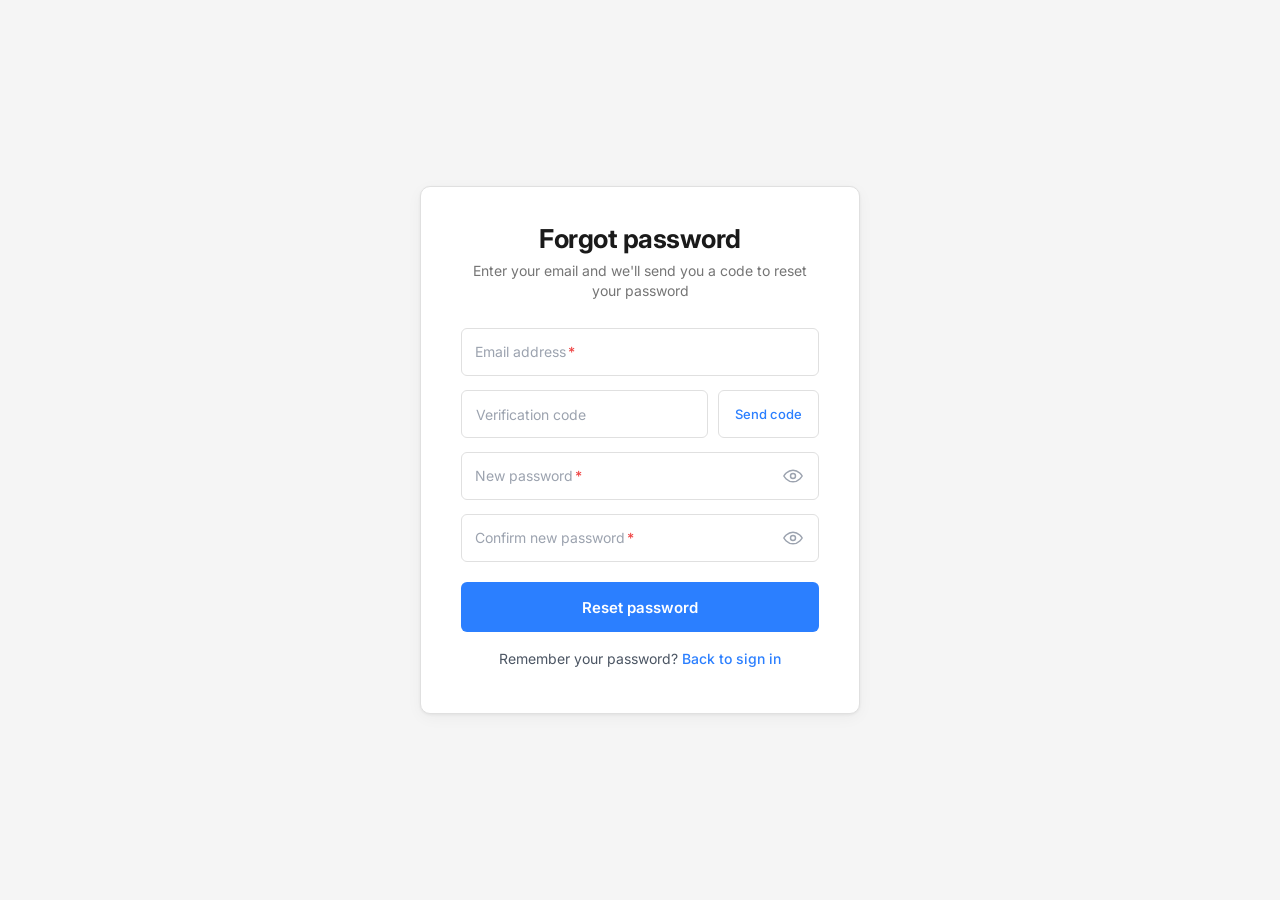
<file: forgot-password.html>
<!DOCTYPE html>
<html lang="en">
<head>
  <meta charset="UTF-8" />
  <meta name="viewport" content="width=device-width, initial-scale=1.0" />
  <title>Forgot password — 25HOURS</title>
  <link rel="preconnect" href="https://fonts.googleapis.com" />
  <link rel="preconnect" href="https://fonts.gstatic.com" crossorigin />
  <link href="https://fonts.googleapis.com/css2?family=Inter:wght@400;500;600;700&display=swap" rel="stylesheet" />
  <link rel="stylesheet" href="css/auth.css" />
</head>
<body class="auth-page">
  <main class="auth-card auth-card--register" role="main">
    <header class="auth-header">
      <h1 class="auth-title">Forgot password</h1>
      <p class="auth-subtitle">Enter your email and we'll send you a code to reset your password</p>
    </header>

    <form class="auth-form" action="#" method="post" novalidate data-auth-form>
      <div class="auth-field auth-field--required">
        <input
          class="auth-input"
          type="email"
          name="email"
          placeholder=" "
          autocomplete="email"
          aria-label="Email address"
          required
          aria-required="true"
        />
        <span class="auth-hint" aria-hidden="true">
          <span class="auth-hint__text">Email address</span><span class="auth-asterisk">*</span>
        </span>
      </div>

      <div class="auth-field auth-field--code">
        <div class="auth-code-row">
          <input
            class="auth-input auth-input--code"
            type="text"
            name="verification_code"
            inputmode="numeric"
            maxlength="6"
            placeholder="Verification code"
            autocomplete="one-time-code"
            aria-label="Verification code"
          />
          <button type="button" class="auth-code-btn" data-send-code>Send code</button>
        </div>
      </div>

      <div class="auth-field auth-field--required auth-field--pwd">
        <input
          class="auth-input auth-input--password"
          type="password"
          name="password"
          id="forgot-password"
          placeholder=" "
          autocomplete="new-password"
          aria-label="New password"
          required
          aria-required="true"
        />
        <span class="auth-hint" aria-hidden="true">
          <span class="auth-hint__text">New password</span><span class="auth-asterisk">*</span>
        </span>
        <button
          type="button"
          class="auth-toggle-pwd"
          data-toggle-pwd
          aria-controls="forgot-password"
          aria-label="Show password"
          aria-pressed="false"
        >
          <svg width="20" height="20" viewBox="0 0 24 24" fill="none" stroke="currentColor" stroke-width="1.75" aria-hidden="true">
            <path d="M1 12s4-7 11-7 11 7 11 7-4 7-11 7S1 12 1 12z" />
            <circle cx="12" cy="12" r="3" />
          </svg>
        </button>
      </div>

      <div class="auth-field auth-field--required auth-field--pwd">
        <input
          class="auth-input auth-input--password"
          type="password"
          name="confirm_password"
          id="forgot-confirm-password"
          placeholder=" "
          autocomplete="new-password"
          aria-label="Confirm new password"
          required
          aria-required="true"
        />
        <span class="auth-hint" aria-hidden="true">
          <span class="auth-hint__text">Confirm new password</span><span class="auth-asterisk">*</span>
        </span>
        <button
          type="button"
          class="auth-toggle-pwd"
          data-toggle-pwd
          aria-controls="forgot-confirm-password"
          aria-label="Show password"
          aria-pressed="false"
        >
          <svg width="20" height="20" viewBox="0 0 24 24" fill="none" stroke="currentColor" stroke-width="1.75" aria-hidden="true">
            <path d="M1 12s4-7 11-7 11 7 11 7-4 7-11 7S1 12 1 12z" />
            <circle cx="12" cy="12" r="3" />
          </svg>
        </button>
      </div>

      <button type="submit" class="auth-btn">Reset password</button>
    </form>

    <p class="auth-footer">
      Remember your password?
      <a href="login.html" class="auth-link">Back to sign in</a>
    </p>
  </main>

  <script src="js/auth.js"></script>
</body>
</html>
</file>
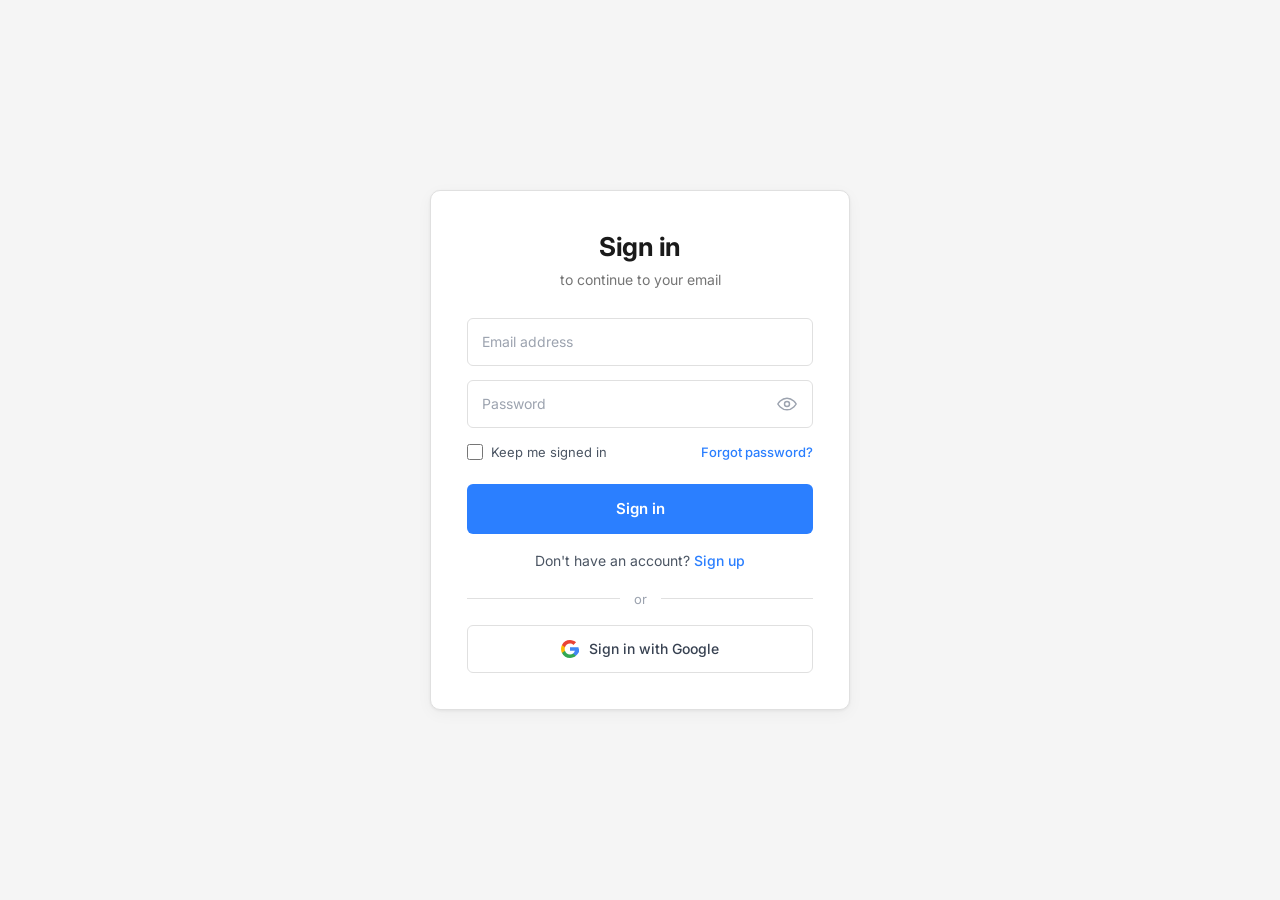
<file: login.html>
<!DOCTYPE html>
<html lang="en">
<head>
  <meta charset="UTF-8" />
  <meta name="viewport" content="width=device-width, initial-scale=1.0" />
  <title>Sign in — 25HOURS</title>
  <link rel="preconnect" href="https://fonts.googleapis.com" />
  <link rel="preconnect" href="https://fonts.gstatic.com" crossorigin />
  <link href="https://fonts.googleapis.com/css2?family=Inter:wght@400;500;600;700&display=swap" rel="stylesheet" />
  <link rel="stylesheet" href="css/auth.css" />
</head>
<body class="auth-page">
  <main class="auth-card" role="main">
    <header class="auth-header">
      <h1 class="auth-title">Sign in</h1>
      <p class="auth-subtitle">to continue to your email</p>
    </header>

    <form class="auth-form" action="#" method="post" novalidate data-auth-form>
      <div class="auth-field">
        <input
          class="auth-input"
          type="email"
          name="email"
          placeholder="Email address"
          autocomplete="email"
          required
        />
      </div>

      <div class="auth-field">
        <input
          class="auth-input auth-input--password"
          type="password"
          name="password"
          id="login-password"
          placeholder="Password"
          autocomplete="current-password"
          required
        />
        <button
          type="button"
          class="auth-toggle-pwd"
          data-toggle-pwd
          aria-controls="login-password"
          aria-label="Show password"
          aria-pressed="false"
        >
          <svg width="20" height="20" viewBox="0 0 24 24" fill="none" stroke="currentColor" stroke-width="1.75" aria-hidden="true">
            <path d="M1 12s4-7 11-7 11 7 11 7-4 7-11 7S1 12 1 12z" />
            <circle cx="12" cy="12" r="3" />
          </svg>
        </button>
      </div>

      <div class="auth-options">
        <label class="auth-remember">
          <input type="checkbox" name="remember" />
          <span>Keep me signed in</span>
        </label>
        <a href="forgot-password.html" class="auth-link">Forgot password?</a>
      </div>

      <button type="submit" class="auth-btn">Sign in</button>
    </form>

    <p class="auth-footer">
      Don't have an account?
      <a href="register.html" class="auth-link">Sign up</a>
    </p>

    <div class="auth-divider" aria-hidden="true">
      <span>or</span>
    </div>

    <button type="button" class="auth-google">
      <svg width="18" height="18" viewBox="0 0 18 18" aria-hidden="true">
        <path fill="#4285F4" d="M17.64 9.2c0-.637-.057-1.251-.164-1.84H9v3.481h4.844a4.14 4.14 0 0 1-1.796 2.716v2.259h2.908c3.4-3.133 5.342-7.75 5.342-13.22z"/>
        <path fill="#34A853" d="M9 18c2.43 0 4.467-.806 5.956-2.18l-2.908-2.259c-.806.54-1.837.86-3.048.86-2.344 0-4.328-1.584-5.036-3.711H.957v2.332A8.997 8.997 0 0 0 9 18z"/>
        <path fill="#FBBC05" d="M3.964 10.71A5.41 5.41 0 0 1 3.682 9c0-.593.102-1.17.282-1.71V4.958H.957A8.996 8.996 0 0 0 0 9c0 1.452.348 2.827.957 4.042l3.007-2.332z"/>
        <path fill="#EA4335" d="M9 3.58c1.321 0 2.508.454 3.44 1.345l2.582-2.58C13.463.891 11.426 0 9 0A8.997 8.997 0 0 0 .957 4.958L3.964 7.29C4.672 5.163 6.656 3.58 9 3.58z"/>
      </svg>
      Sign in with Google
    </button>
  </main>

  <script src="js/auth.js"></script>
</body>
</html>
</file>
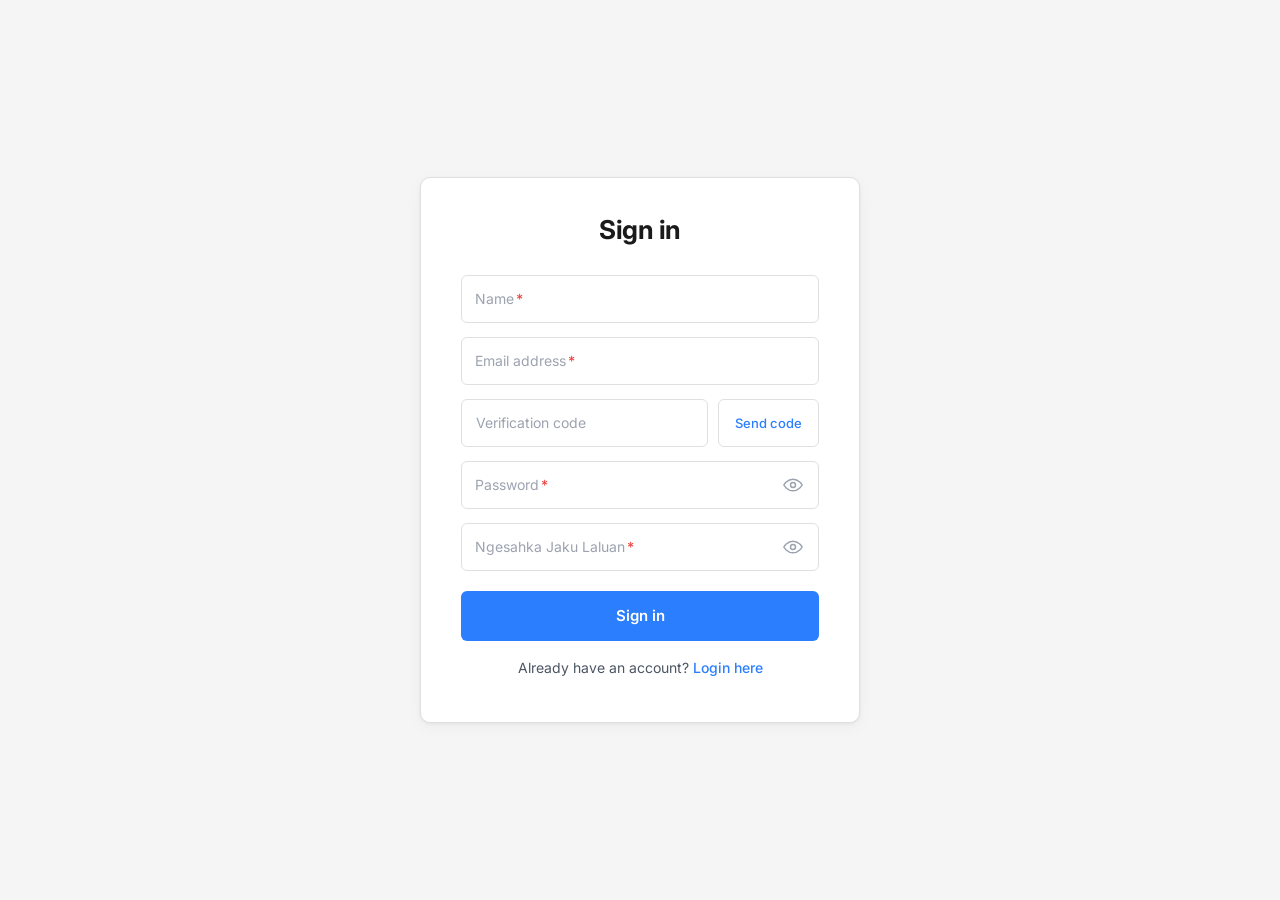
<file: register.html>
<!DOCTYPE html>
<html lang="en">
<head>
  <meta charset="UTF-8" />
  <meta name="viewport" content="width=device-width, initial-scale=1.0" />
  <title>Sign in — 25HOURS</title>
  <link rel="preconnect" href="https://fonts.googleapis.com" />
  <link rel="preconnect" href="https://fonts.gstatic.com" crossorigin />
  <link href="https://fonts.googleapis.com/css2?family=Inter:wght@400;500;600;700&display=swap" rel="stylesheet" />
  <link rel="stylesheet" href="css/auth.css" />
</head>
<body class="auth-page">
  <main class="auth-card auth-card--register" role="main">
    <header class="auth-header">
      <h1 class="auth-title">Sign in</h1>
    </header>

    <form class="auth-form" action="#" method="post" novalidate data-auth-form>
      <div class="auth-field auth-field--required">
        <input
          class="auth-input"
          type="text"
          name="name"
          placeholder=" "
          autocomplete="name"
          aria-label="Name"
          required
          aria-required="true"
        />
        <span class="auth-hint" aria-hidden="true">
          <span class="auth-hint__text">Name</span><span class="auth-asterisk">*</span>
        </span>
      </div>

      <div class="auth-field auth-field--required">
        <input
          class="auth-input"
          type="email"
          name="email"
          placeholder=" "
          autocomplete="email"
          aria-label="Email address"
          required
          aria-required="true"
        />
        <span class="auth-hint" aria-hidden="true">
          <span class="auth-hint__text">Email address</span><span class="auth-asterisk">*</span>
        </span>
      </div>

      <div class="auth-field auth-field--code">
        <div class="auth-code-row">
          <input
            class="auth-input auth-input--code"
            type="text"
            name="verification_code"
            inputmode="numeric"
            maxlength="6"
            placeholder="Verification code"
            autocomplete="one-time-code"
            aria-label="Verification code"
          />
          <button type="button" class="auth-code-btn" data-send-code>Send code</button>
        </div>
      </div>

      <div class="auth-field auth-field--required auth-field--pwd">
        <input
          class="auth-input auth-input--password"
          type="password"
          name="password"
          id="register-password"
          placeholder=" "
          autocomplete="new-password"
          aria-label="Password"
          required
          aria-required="true"
        />
        <span class="auth-hint" aria-hidden="true">
          <span class="auth-hint__text">Password</span><span class="auth-asterisk">*</span>
        </span>
        <button
          type="button"
          class="auth-toggle-pwd"
          data-toggle-pwd
          aria-controls="register-password"
          aria-label="Show password"
          aria-pressed="false"
        >
          <svg width="20" height="20" viewBox="0 0 24 24" fill="none" stroke="currentColor" stroke-width="1.75" aria-hidden="true">
            <path d="M1 12s4-7 11-7 11 7 11 7-4 7-11 7S1 12 1 12z" />
            <circle cx="12" cy="12" r="3" />
          </svg>
        </button>
      </div>

      <div class="auth-field auth-field--required auth-field--pwd">
        <input
          class="auth-input auth-input--password"
          type="password"
          name="confirm_password"
          id="register-confirm-password"
          placeholder=" "
          autocomplete="new-password"
          aria-label="Ngesahka Jaku Laluan"
          required
          aria-required="true"
        />
        <span class="auth-hint" aria-hidden="true">
          <span class="auth-hint__text">Ngesahka Jaku Laluan</span><span class="auth-asterisk">*</span>
        </span>
        <button
          type="button"
          class="auth-toggle-pwd"
          data-toggle-pwd
          aria-controls="register-confirm-password"
          aria-label="Show password"
          aria-pressed="false"
        >
          <svg width="20" height="20" viewBox="0 0 24 24" fill="none" stroke="currentColor" stroke-width="1.75" aria-hidden="true">
            <path d="M1 12s4-7 11-7 11 7 11 7-4 7-11 7S1 12 1 12z" />
            <circle cx="12" cy="12" r="3" />
          </svg>
        </button>
      </div>

      <button type="submit" class="auth-btn">Sign in</button>
    </form>

    <p class="auth-footer">
      Already have an account?
      <a href="login.html" class="auth-link">Login here</a>
    </p>
  </main>

  <script src="js/auth.js"></script>
</body>
</html>
</file>
<file: css/auth.css>
/* Auth pages — Sign in / Sign up */
:root {
  --auth-bg: #f5f5f5;
  --auth-card: #ffffff;
  --auth-border: #e0e0e0;
  --auth-text: #1a1a1a;
  --auth-muted: #757575;
  --auth-placeholder: #9ca3af;
  --auth-blue: #2b7fff;
  --auth-blue-hover: #1a6fe8;
  --auth-required: #ef4444;
  --auth-radius: 8px;
  --auth-input-h: 48px;
}

*,
*::before,
*::after {
  box-sizing: border-box;
}

body.auth-page {
  margin: 0;
  min-height: 100vh;
  display: flex;
  align-items: center;
  justify-content: center;
  padding: 24px 16px;
  font-family: "Inter", system-ui, -apple-system, "Segoe UI", Roboto, sans-serif;
  background: var(--auth-bg);
  color: var(--auth-text);
  -webkit-font-smoothing: antialiased;
}

.auth-card {
  width: 100%;
  max-width: 420px;
  background: var(--auth-card);
  border: 1px solid var(--auth-border);
  border-radius: 10px;
  box-shadow: 0 1px 3px rgba(0, 0, 0, 0.06), 0 4px 16px rgba(0, 0, 0, 0.04);
  padding: 40px 36px 36px;
}

.auth-card--register {
  max-width: 440px;
  padding: 36px 40px 32px;
}

.auth-header {
  text-align: center;
  margin-bottom: 28px;
}

.auth-title {
  margin: 0 0 6px;
  font-size: 26px;
  font-weight: 700;
  line-height: 1.25;
  color: var(--auth-text);
  letter-spacing: -0.02em;
}

.auth-subtitle {
  margin: 0;
  font-size: 14px;
  font-weight: 400;
  color: var(--auth-muted);
  line-height: 1.4;
}

.auth-form {
  display: flex;
  flex-direction: column;
  gap: 14px;
}

.auth-field {
  position: relative;
}

.auth-field--error .auth-input {
  border-color: var(--auth-required);
}

.auth-field--error .auth-input:focus {
  border-color: var(--auth-required);
  box-shadow: 0 0 0 3px rgba(239, 68, 68, 0.15);
}

.auth-error {
  margin: 6px 0 0;
  font-size: 12px;
  line-height: 1.4;
  color: var(--auth-required);
}

.auth-error[hidden] {
  display: none;
}

/* Placeholder + required asterisk (2px gap, scales with zoom) */
.auth-hint {
  position: absolute;
  left: 14px;
  top: calc(var(--auth-input-h) / 2);
  transform: translateY(-50%);
  display: inline-flex;
  align-items: center;
  gap: 2px;
  font-family: inherit;
  font-size: 14px;
  line-height: 1;
  pointer-events: none;
  user-select: none;
  white-space: nowrap;
}

.auth-hint__text {
  color: var(--auth-placeholder);
}

.auth-hint .auth-asterisk {
  color: var(--auth-required);
  font-size: inherit;
  font-weight: 500;
  line-height: 1;
}

.auth-field--required .auth-input:focus ~ .auth-hint,
.auth-field--required .auth-input:not(:placeholder-shown) ~ .auth-hint {
  opacity: 0;
  visibility: hidden;
}

.auth-input {
  width: 100%;
  height: var(--auth-input-h);
  padding: 0 14px;
  font-family: inherit;
  font-size: 14px;
  color: var(--auth-text);
  background: #fff;
  border: 1px solid var(--auth-border);
  border-radius: 6px;
  outline: none;
  transition: border-color 0.15s ease, box-shadow 0.15s ease;
}

.auth-input::placeholder {
  color: var(--auth-placeholder);
}

.auth-input:focus {
  border-color: var(--auth-blue);
  box-shadow: 0 0 0 3px rgba(43, 127, 255, 0.12);
}

.auth-input--password {
  padding-right: 44px;
}

.auth-code-row {
  display: flex;
  gap: 10px;
  align-items: stretch;
}

.auth-input--code {
  flex: 1;
  min-width: 0;
}

.auth-code-btn {
  flex-shrink: 0;
  height: var(--auth-input-h);
  padding: 0 16px;
  font-family: inherit;
  font-size: 13px;
  font-weight: 500;
  color: var(--auth-blue);
  background: #fff;
  border: 1px solid var(--auth-border);
  border-radius: 6px;
  cursor: pointer;
  white-space: nowrap;
  transition: background 0.15s ease, border-color 0.15s ease, color 0.15s ease;
}

.auth-code-btn:hover:not(:disabled) {
  background: #f8fafc;
  border-color: #cbd5e1;
}

.auth-code-btn:disabled {
  color: var(--auth-muted);
  cursor: not-allowed;
}

.auth-required {
  color: var(--auth-required);
  font-weight: 500;
}

.auth-toggle-pwd {
  position: absolute;
  right: 12px;
  top: calc(var(--auth-input-h) / 2);
  transform: translateY(-50%);
  display: flex;
  align-items: center;
  justify-content: center;
  width: 28px;
  height: 28px;
  padding: 0;
  border: none;
  background: transparent;
  color: #9ca3af;
  cursor: pointer;
  border-radius: 4px;
}

.auth-toggle-pwd:hover {
  color: #6b7280;
}

.auth-toggle-pwd svg {
  display: block;
}

.auth-options {
  display: flex;
  align-items: center;
  justify-content: space-between;
  margin-top: 2px;
  margin-bottom: 4px;
  gap: 12px;
}

.auth-remember {
  display: flex;
  align-items: center;
  gap: 8px;
  cursor: pointer;
  user-select: none;
}

.auth-remember input[type="checkbox"] {
  width: 16px;
  height: 16px;
  margin: 0;
  accent-color: var(--auth-blue);
  cursor: pointer;
}

.auth-remember span {
  font-size: 13px;
  color: #4b5563;
}

.auth-link {
  font-size: 13px;
  font-weight: 500;
  color: var(--auth-blue);
  text-decoration: none;
  white-space: nowrap;
}

.auth-link:hover {
  text-decoration: underline;
}

.auth-btn {
  width: 100%;
  height: 50px;
  margin-top: 6px;
  padding: 0 16px;
  font-family: inherit;
  font-size: 15px;
  font-weight: 600;
  color: #fff;
  background: var(--auth-blue);
  border: none;
  border-radius: 6px;
  cursor: pointer;
  transition: background 0.15s ease;
}

.auth-btn:hover {
  background: var(--auth-blue-hover);
}

.auth-btn:active {
  transform: translateY(0.5px);
}

.auth-footer {
  margin-top: 18px;
  text-align: center;
  font-size: 14px;
  color: #4b5563;
}

.auth-footer .auth-link {
  font-size: 14px;
}

.auth-divider {
  display: flex;
  align-items: center;
  gap: 14px;
  margin: 22px 0 18px;
}

.auth-divider::before,
.auth-divider::after {
  content: "";
  flex: 1;
  height: 1px;
  background: var(--auth-border);
}

.auth-divider span {
  font-size: 13px;
  color: #9ca3af;
  font-weight: 400;
}

.auth-google {
  display: flex;
  align-items: center;
  justify-content: center;
  gap: 10px;
  width: 100%;
  height: 48px;
  padding: 0 16px;
  font-family: inherit;
  font-size: 14px;
  font-weight: 500;
  color: #374151;
  background: #fff;
  border: 1px solid var(--auth-border);
  border-radius: 6px;
  cursor: pointer;
  transition: background 0.15s ease, border-color 0.15s ease;
}

.auth-google:hover {
  background: #fafafa;
  border-color: #d1d5db;
}

.auth-google svg {
  flex-shrink: 0;
}
</file>
